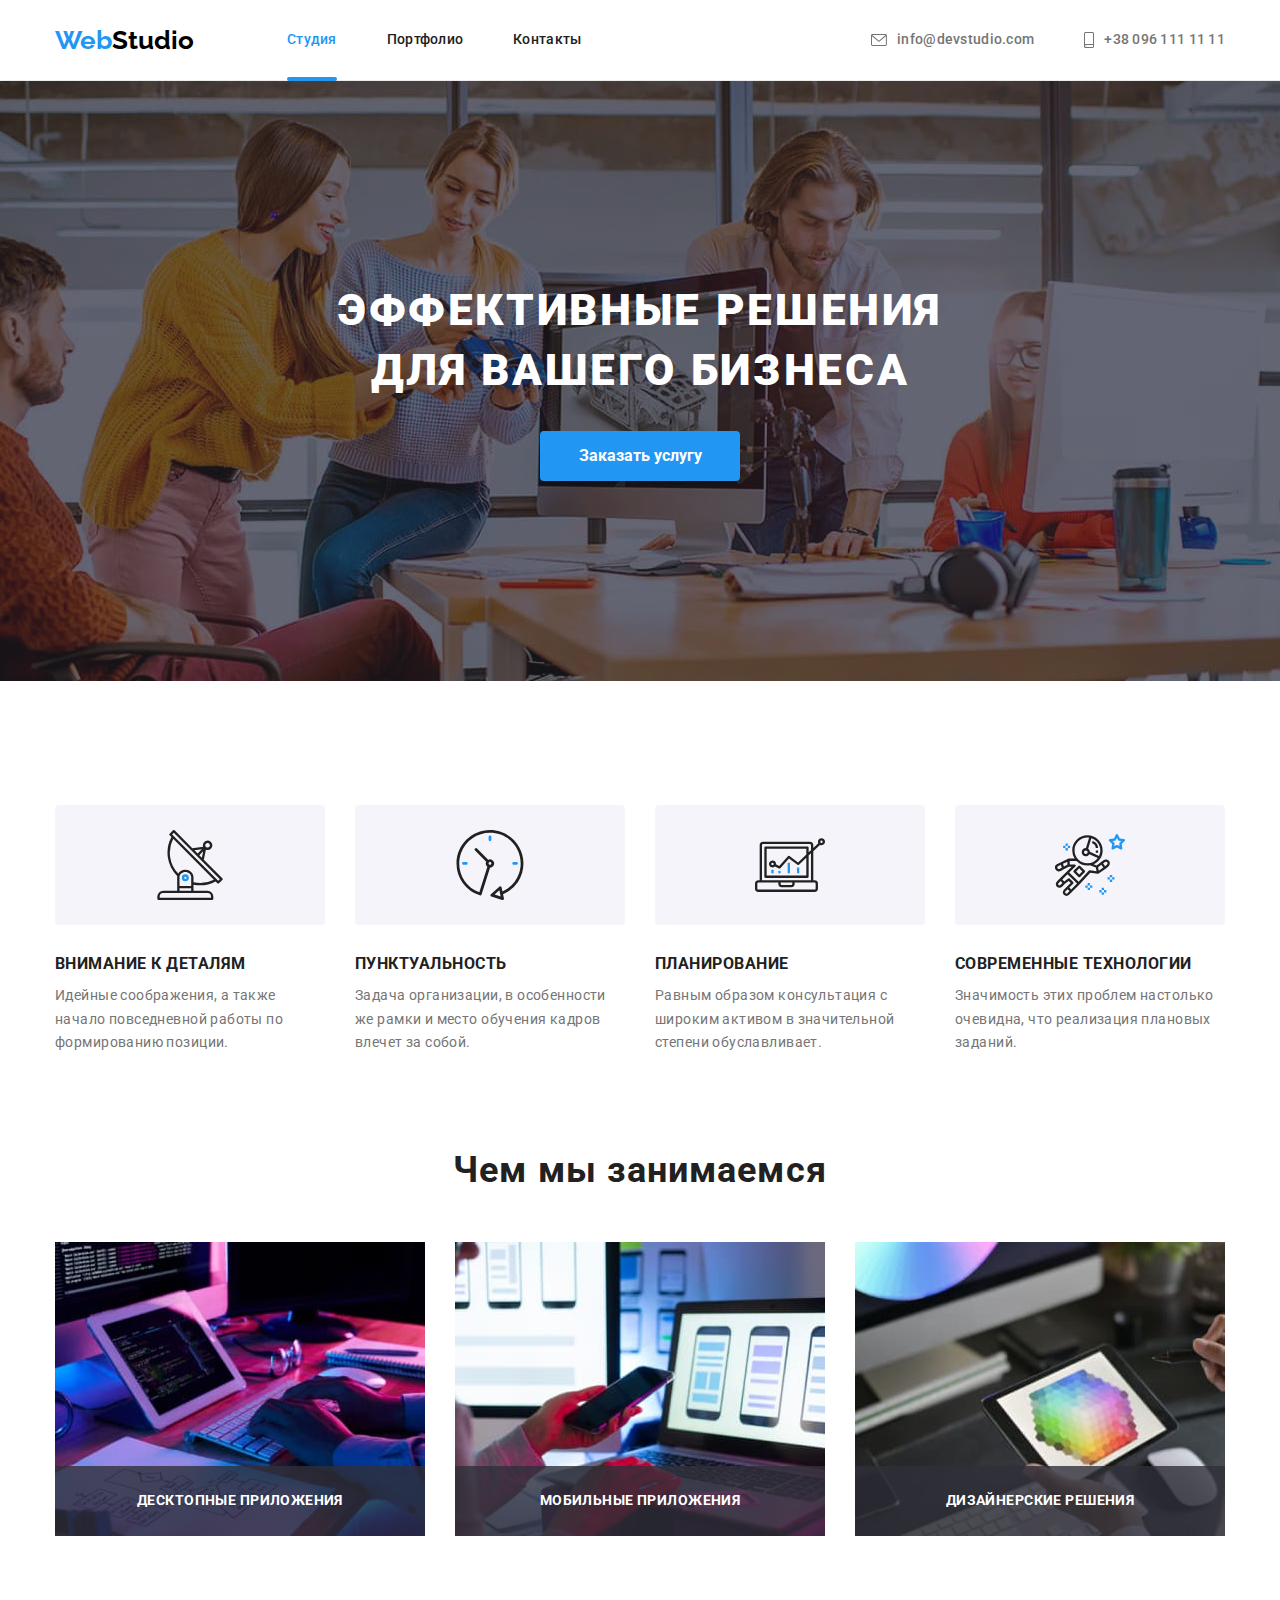
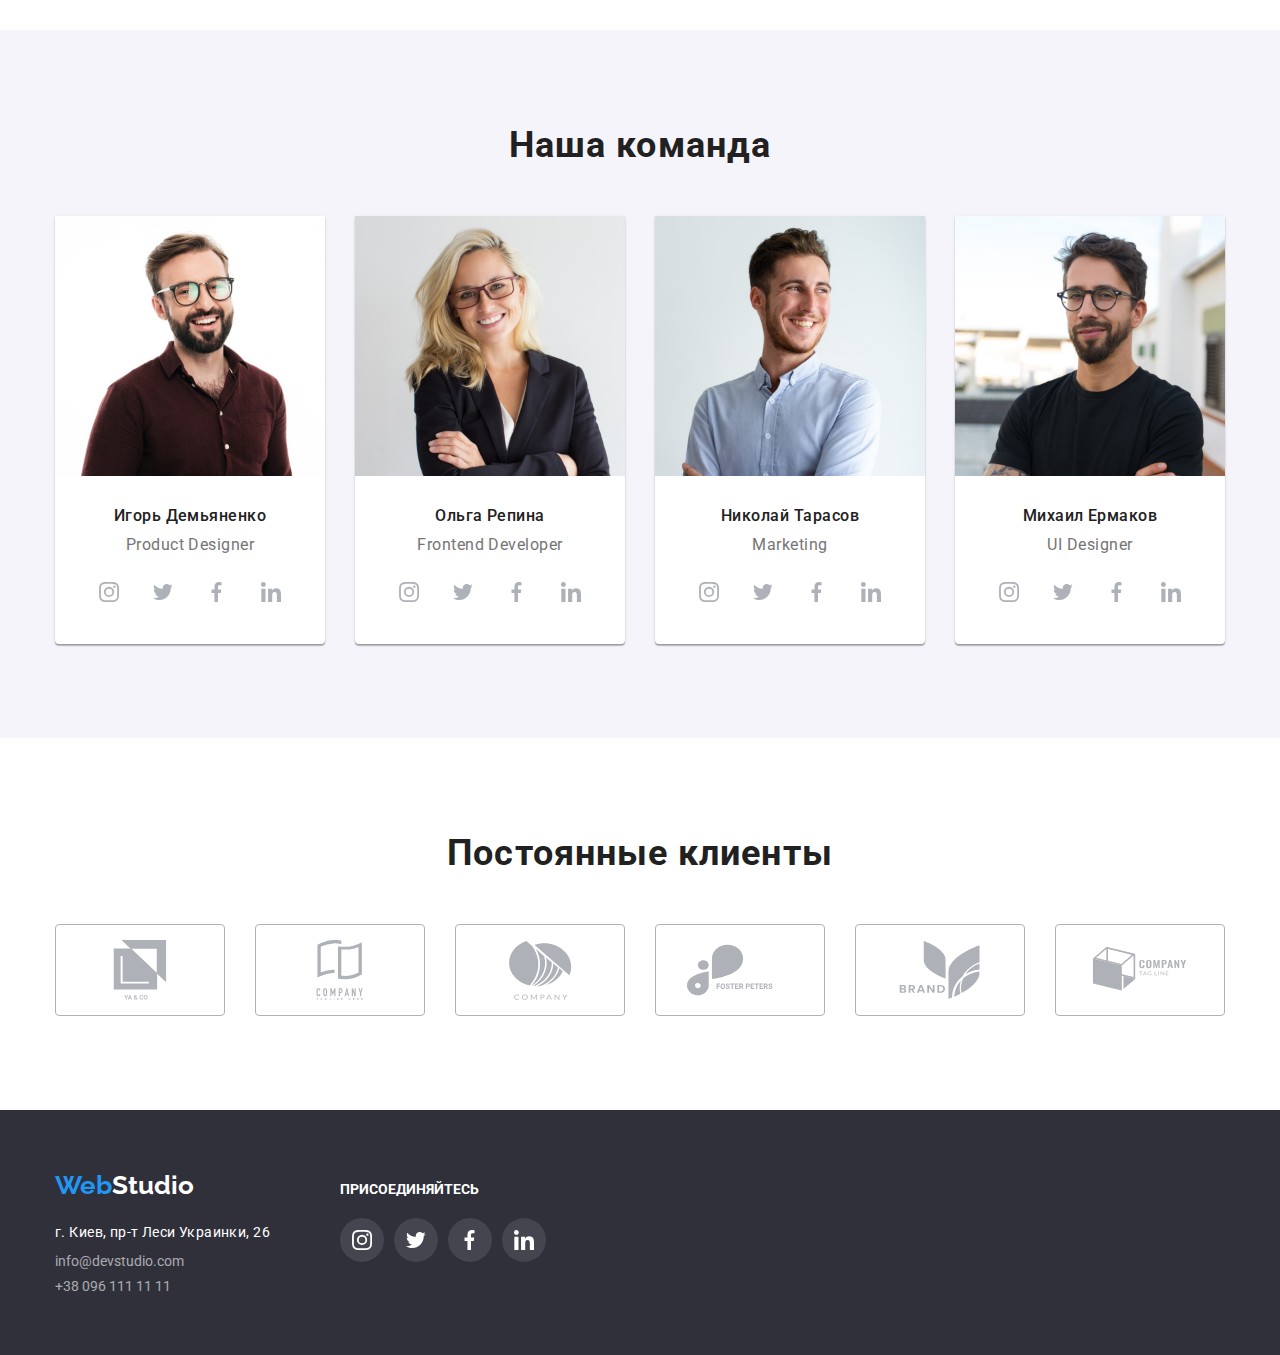
<file: index.html>
<!DOCTYPE html>
<html lang="ru">
  <head>
    <link
      rel="stylesheet"
      href="https://cdn.jsdelivr.net/npm/modern-normalize@1.1.0/modern-normalize.css"
    />
    <link rel="preconnect" href="https://fonts.googleapis.com" />
    <link rel="preconnect" href="https://fonts.gstatic.com" crossorigin />
    <link
      href="https://fonts.googleapis.com/css2?family=Raleway:wght@700&family=Roboto:wght@400;500;700;900&display=swap"
      rel="stylesheet"
    />
    <meta charset="UTF-8" />
    <meta http-equiv="X-UA-Compatible" content="IE=edge" />
    <meta name="viewport" content="width=device-width, initial-scale=1.0" />
    <title>Студия</title>
    <link rel="stylesheet" href="./css/style.css" />
  </head>
  <body>
    <!--Шапка-->
    <header class="header-page">
      <div class="container main-nav">
        <a class="logo" href="./index.html"
          >Web<span class="logo-black">Studio</span></a
        >
        <nav class="nav">
          <ul class="site-nav">
            <li class="item">
              <a class="site-nav-link current" href="./index.html">Студия</a>
            </li>
            <li class="item">
              <a class="site-nav-link" href="./portfolio.html">Портфолио</a>
            </li>
            <li class="item"><a class="site-nav-link" href="">Контакты</a></li>
          </ul>
        </nav>
        <ul class="header-contacts">
          <li class="header-contacts-item">
            <a class="header-contacts-link" href="maito:info@devstudio.com"
              ><svg class="icon-mail" width="16" height="12">
                <use href="./image/icon.svg#icon-mail"></use>
              </svg>
              info@devstudio.com
            </a>
          </li>
          <li class="header-contacts-item">
            <a class="header-contacts-link" href="tel:+380961111111">
              <svg class="icon-smartphone" width="10" height="16">
                <use href="./image/icon.svg#icon-smartphone"></use>
              </svg>
              +38 096 111 11 11
            </a>
          </li>
        </ul>
      </div>
    </header>
    <!--Main-->
    <main>
      <!--Заказ услуг-->
      <div class="backdrop is-hidden" data-modal>
        <div class="modal">
          <button class="close-btn" type="button" data-modal-close>
            <svg width="30" height="30">
              <use href="./image/icon.svg#icon-close"></use>
            </svg>
          </button>
        </div>
      </div>
      <section class="order">
        <div class="container">
          <h1 class="hero-title">Эффективные решения для вашего бизнеса</h1>
          <button class="order-btn" type="button" data-modal-open>
            Заказать услугу
          </button>
        </div>
      </section>
      <!--наше преимущество-->
      <section class="section">
        <div class="container">
          <h2 class="visually-hidden">наше преимущество</h2>
          <ul class="features">
            <li class="features-item">
              <div class="features-icon">
                <svg width="70" height="70">
                  <use href="./image/icon.svg#icon-features1"></use>
                </svg>
              </div>
              <h3 class="features-title">Внимание к деталям</h3>
              <p class="description">
                Идейные соображения, а также начало повседневной работы по
                формированию позиции.
              </p>
            </li>
            <li class="features-item">
              <div class="features-icon">
                <svg width="70" height="70">
                  <use href="./image/icon.svg#icon-features2"></use>
                </svg>
              </div>
              <h3 class="features-title">Пунктуальность</h3>
              <p class="description">
                Задача организации, в особенности же рамки и место обучения
                кадров влечет за собой.
              </p>
            </li>
            <li class="features-item">
              <div class="features-icon">
                <svg width="70" height="70">
                  <use href="./image/icon.svg#icon-features3"></use>
                </svg>
              </div>
              <h3 class="features-title">Планирование</h3>
              <p class="description">
                Равным образом консультация с широким активом в значительной
                степени обуславливает.
              </p>
            </li>
            <li class="features-item">
              <div class="features-icon">
                <svg width="70" height="70">
                  <use href="./image/icon.svg#icon-features4"></use>
                </svg>
              </div>
              <h3 class="features-title">Современные технологии</h3>
              <p class="description">
                Значимость этих проблем настолько очевидна, что реализация
                плановых заданий.
              </p>
            </li>
          </ul>
        </div>
      </section>
      <!--Чем мы занимаемся-->
      <section class="section work-section">
        <div class="container">
          <h2 class="section-title">Чем мы занимаемся</h2>
          <ul class="work">
            <li class="work-item">
              <img
                src="./image/box1.jpg"
                alt="Ноутбук"
                width="370"
                height="294"
              />
              <p class="work-p">Десктопные приложения</p>
            </li>
            <li class="work-item">
              <img
                src="./image/box2.jpg"
                alt="Телефон"
                width="370"
                height="294"
              />
              <p class="work-p">Мобильные приложения</p>
            </li>
            <li class="work-item">
              <img
                src="./image/box3.jpg"
                alt="Планшет"
                width="370"
                height="294"
              />
              <p class="work-p">Дизайнерские решения</p>
            </li>
          </ul>
        </div>
      </section>
      <!--Наша команда-->
      <section class="section section-team">
        <div class="container">
          <h2 class="section-title">Наша команда</h2>
          <ul class="team">
            <li class="team-item">
              <img
                src="./image/igor.jpg"
                alt="Игорь Демьяненко"
                width="270"
                height="260"
              />
              <div class="team-container">
                <h3 class="team-title">Игорь Демьяненко</h3>
                <p class="team-profession">Product Designer</p>
                <ul class="icon-list">
                  <li class="icon-item">
                    <a class="icon-link" href="">
                      <svg class="icon" width="20" height="20">
                        <use href="./image/icon.svg#icon-instagram"></use>
                      </svg>
                    </a>
                  </li>
                  <li class="icon-item">
                    <a class="icon-link" href="">
                      <svg class="icon" width="20" height="20">
                        <use href="./image/icon.svg#icon-twiter"></use>
                      </svg>
                    </a>
                  </li>
                  <li class="icon-item">
                    <a class="icon-link" href="">
                      <svg class="icon" width="20" height="20">
                        <use href="./image/icon.svg#icon-facebook"></use>
                      </svg>
                    </a>
                  </li>
                  <li class="icon-item">
                    <a class="icon-link" href="">
                      <svg class="icon" width="20" height="20">
                        <use href="./image/icon.svg#icon-linkedin"></use>
                      </svg>
                    </a>
                  </li>
                </ul>
              </div>
            </li>
            <li class="team-item">
              <img
                src="./image/olga.jpg"
                alt="Ольга Репина"
                width="270"
                height="260"
              />
              <div class="team-container">
                <h3 class="team-title">Ольга Репина</h3>
                <p class="team-profession">Frontend Developer</p>
                <ul class="icon-list">
                  <li class="icon-item">
                    <a class="icon-link" href="">
                      <svg class="icon" width="20" height="20">
                        <use href="./image/icon.svg#icon-instagram"></use>
                      </svg>
                    </a>
                  </li>
                  <li class="icon-item">
                    <a class="icon-link" href="">
                      <svg class="icon" width="20" height="20">
                        <use href="./image/icon.svg#icon-twiter"></use>
                      </svg>
                    </a>
                  </li>
                  <li class="icon-item">
                    <a class="icon-link" href="">
                      <svg class="icon" width="20" height="20">
                        <use href="./image/icon.svg#icon-facebook"></use>
                      </svg>
                    </a>
                  </li>
                  <li class="icon-item">
                    <a class="icon-link" href="">
                      <svg class="icon" width="20" height="20">
                        <use href="./image/icon.svg#icon-linkedin"></use>
                      </svg>
                    </a>
                  </li>
                </ul>
              </div>
            </li>
            <li class="team-item">
              <img
                src="./image/nikolaj.jpg"
                alt="Николай Тарасов"
                width="270"
                height="260"
              />
              <div class="team-container">
                <h3 class="team-title">Николай Тарасов</h3>
                <p class="team-profession">Marketing</p>
                <ul class="icon-list">
                  <li class="icon-item">
                    <a class="icon-link" href="">
                      <svg class="icon" width="20" height="20">
                        <use href="./image/icon.svg#icon-instagram"></use>
                      </svg>
                    </a>
                  </li>
                  <li class="icon-item">
                    <a class="icon-link" href="">
                      <svg class="icon" width="20" height="20">
                        <use href="./image/icon.svg#icon-twiter"></use>
                      </svg>
                    </a>
                  </li>
                  <li class="icon-item">
                    <a class="icon-link" href="">
                      <svg class="icon" width="20" height="20">
                        <use href="./image/icon.svg#icon-facebook"></use>
                      </svg>
                    </a>
                  </li>
                  <li class="icon-item">
                    <a class="icon-link" href="">
                      <svg class="icon" width="20" height="20">
                        <use href="./image/icon.svg#icon-linkedin"></use>
                      </svg>
                    </a>
                  </li>
                </ul>
              </div>
            </li>
            <li class="team-item">
              <img
                src="./image/misha.jpg"
                alt="Михаил Ермаков"
                width="270"
                height="260"
              />
              <div class="team-container">
                <h3 class="team-title">Михаил Ермаков</h3>
                <p class="team-profession">UI Designer</p>
                <ul class="icon-list">
                  <li class="icon-item">
                    <a class="icon-link" href="">
                      <svg class="icon" width="20" height="20">
                        <use href="./image/icon.svg#icon-instagram"></use>
                      </svg>
                    </a>
                  </li>
                  <li class="icon-item">
                    <a class="icon-link" href="">
                      <svg class="icon" width="20" height="20">
                        <use href="./image/icon.svg#icon-twiter"></use>
                      </svg>
                    </a>
                  </li>
                  <li class="icon-item">
                    <a class="icon-link" href="">
                      <svg class="icon" width="20" height="20">
                        <use href="./image/icon.svg#icon-facebook"></use>
                      </svg>
                    </a>
                  </li>
                  <li class="icon-item">
                    <a class="icon-link" href="">
                      <svg class="icon" width="20" height="20">
                        <use href="./image/icon.svg#icon-linkedin"></use>
                      </svg>
                    </a>
                  </li>
                </ul>
              </div>
            </li>
          </ul>
        </div>
      </section>
      <!-- Постоянные клиенты -->
      <section class="section">
        <div class="container">
          <h2 class="section-title">Постоянные клиенты</h2>
          <ul class="klient-list">
            <li class="klient-item">
              <a class="klient-link" href=""
                ><svg width="106" height="60">
                  <use href="./image/icon.svg#icon-client1"></use>
                </svg>
              </a>
            </li>
            <li class="klient-item">
              <a class="klient-link" href=""
                ><svg width="106" height="60">
                  <use href="./image/icon.svg#icon-client2"></use>
                </svg>
              </a>
            </li>
            <li class="klient-item">
              <a class="klient-link" href=""
                ><svg width="106" height="60">
                  <use href="./image/icon.svg#icon-client3"></use>
                </svg>
              </a>
            </li>
            <li class="klient-item">
              <a class="klient-link" href=""
                ><svg width="106" height="60">
                  <use href="./image/icon.svg#icon-client4"></use>
                </svg>
              </a>
            </li>
            <li class="klient-item">
              <a class="klient-link" href=""
                ><svg width="106" height="60">
                  <use href="./image/icon.svg#icon-client5"></use>
                </svg>
              </a>
            </li>
            <li class="klient-item">
              <a class="klient-link" href=""
                ><svg width="106" height="60">
                  <use href="./image/icon.svg#icon-client6"></use>
                </svg>
              </a>
            </li>
          </ul>
        </div>
      </section>
    </main>
    <!--Футер-->
    <footer class="footer">
      <div class="container footer-block">
        <div class="footer-address">
          <a class="logo" href="./index.html"
            >Web<span class="logo-white">Studio</span></a
          >
          <address class="address">
            <ul class="address-list">
              <li class="address-item">
                <a class="address-a" href="">г. Киев, пр-т Леси Украинки, 26</a>
              </li>
              <li class="address-item">
                <a class="contacts-a" href="maito:info@devstudio.com"
                  >info@devstudio.com</a
                >
              </li>
              <li class="address-item">
                <a class="contacts-a" href="tel:+380961111111"
                  >+38 096 111 11 11</a
                >
              </li>
            </ul>
          </address>
        </div>
        <div class="footer-social">
          <strong class="strong">ПРИСОЕДИНЯЙТЕСЬ</strong>
          <ul class="footer-list">
            <li class="footer-item">
              <a class="footer-soc-link" href="">
                <svg width="20" height="20">
                  <use href="./image/icon.svg#icon-instagram"></use>
                </svg>
              </a>
            </li>
            <li class="footer-item">
              <a class="footer-soc-link" href="">
                <svg width="20" height="20">
                  <use href="./image/icon.svg#icon-twiter"></use>
                </svg>
              </a>
            </li>
            <li class="footer-item">
              <a class="footer-soc-link" href="">
                <svg width="20" height="20">
                  <use href="./image/icon.svg#icon-facebook"></use>
                </svg>
              </a>
            </li>
            <li class="footer-item">
              <a class="footer-soc-link" href="">
                <svg width="20" height="20">
                  <use href="./image/icon.svg#icon-linkedin"></use>
                </svg>
              </a>
            </li>
          </ul>
        </div>
      </div>
    </footer>
    <script src="./js/modal.js"></script>
  </body>
</html>
</file>
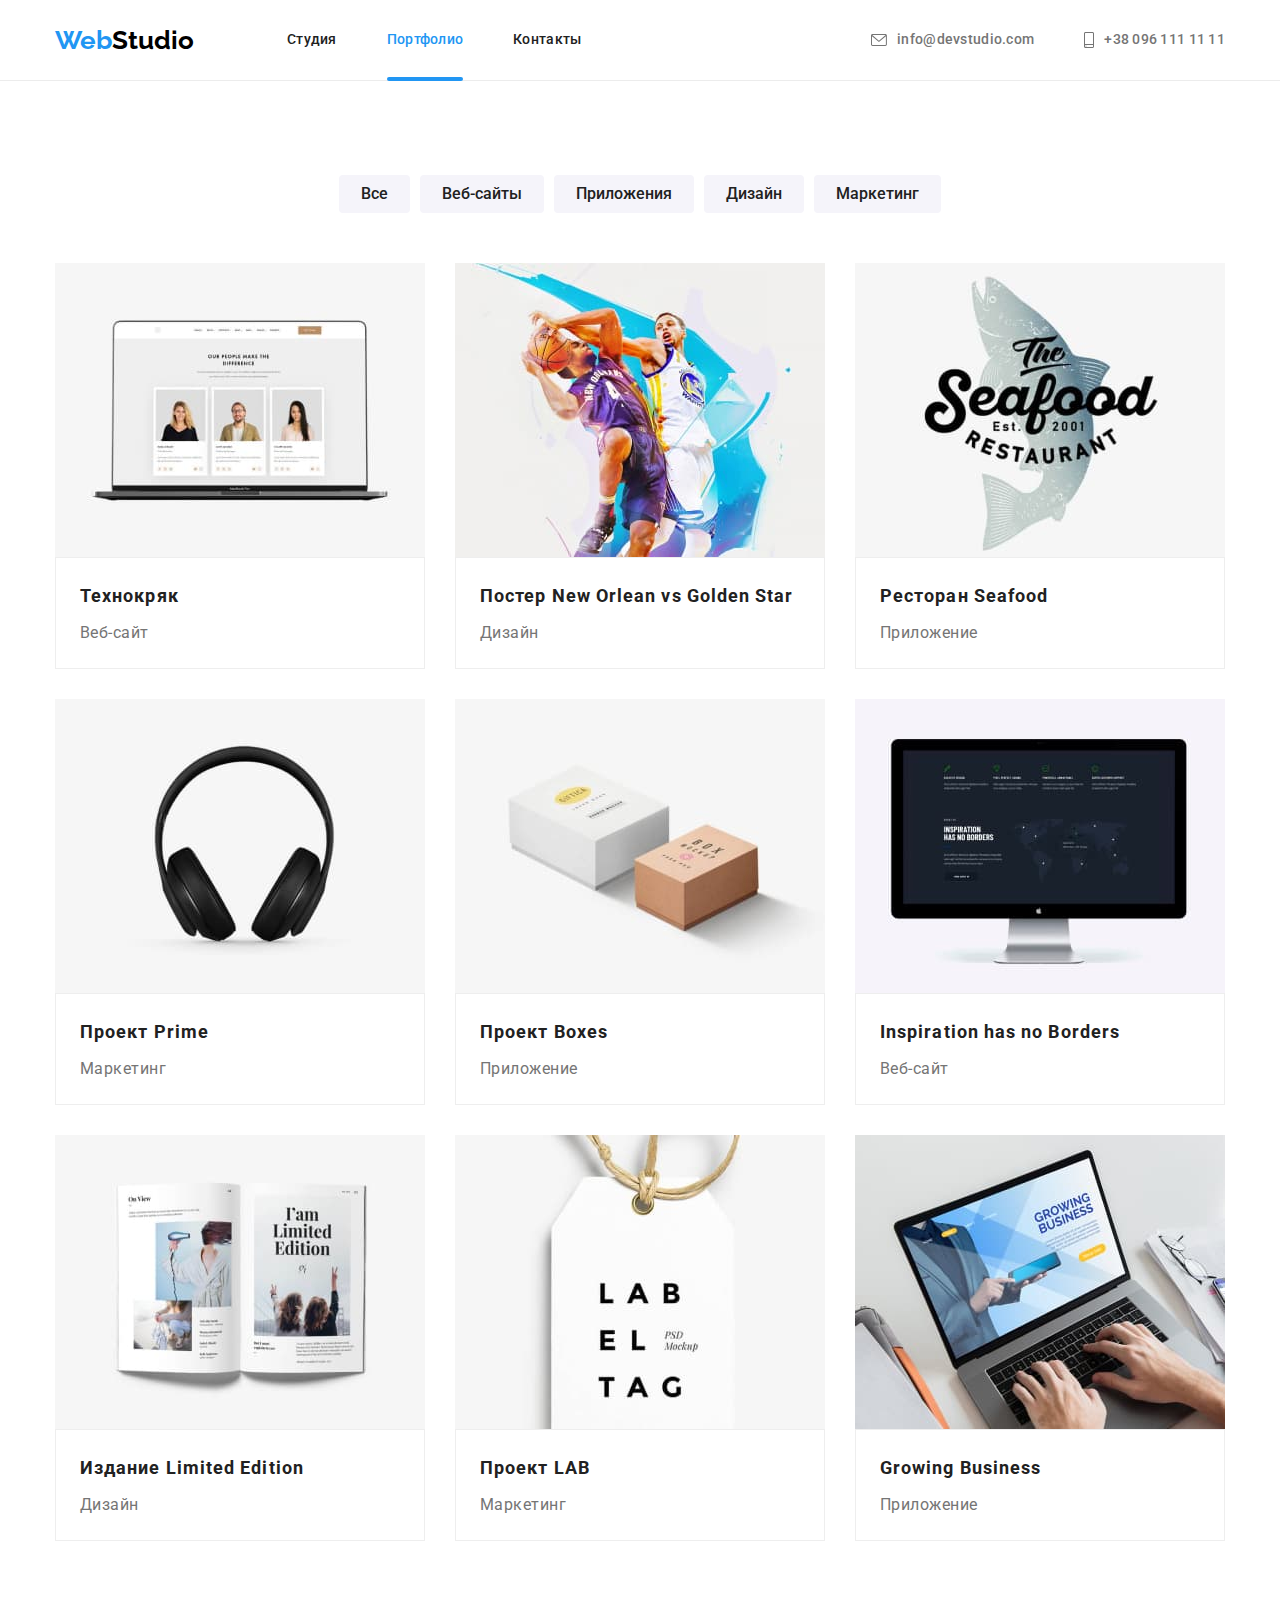
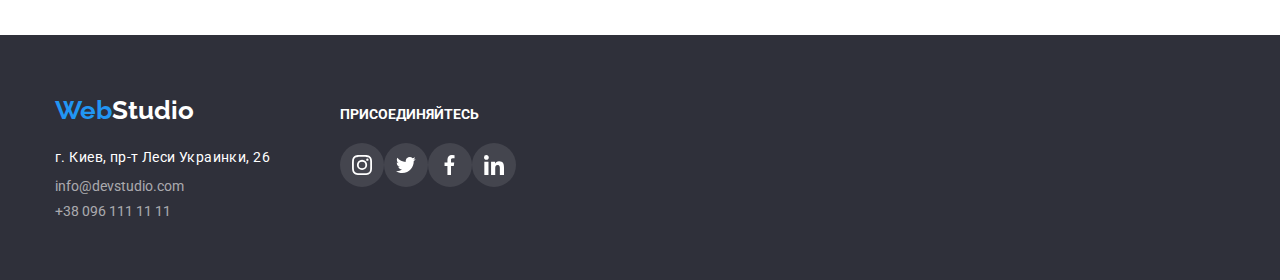
<file: portfolio.html>
<!DOCTYPE html>
<html lang="ru">
  <head>
    <link
      rel="stylesheet"
      href="https://cdn.jsdelivr.net/npm/modern-normalize@1.1.0/modern-normalize.css"
    />
    <link
      rel="stylesheet"
      href="https://cdn.jsdelivr.net/npm/modern-normalize@1.1.0/modern-normalize.css"
    />
    <link rel="preconnect" href="https://fonts.googleapis.com" />
    <link rel="preconnect" href="https://fonts.gstatic.com" crossorigin />
    <link
      href="https://fonts.googleapis.com/css2?family=Raleway:wght@700&family=Roboto:wght@400;500;700;900&display=swap"
      rel="stylesheet"
    />
    <meta charset="UTF-8" />
    <meta http-equiv="X-UA-Compatible" content="IE=edge" />
    <meta name="viewport" content="width=device-width, initial-scale=1.0" />
    <title>Портфолио</title>
    <link rel="stylesheet" href="./css/style.css" />
  </head>
  <body>
    <!--Шапка-->
    <header class="header-page">
      <div class="container main-nav">
        <a class="logo" href="./index.html"
          >Web<span class="logo-black">Studio</span></a
        >
        <nav class="nav">
          <ul class="site-nav">
            <li class="item">
              <a class="site-nav-link" href="./index.html">Студия</a>
            </li>
            <li class="item">
              <a class="site-nav-link current" href="./portfolio.html"
                >Портфолио</a
              >
            </li>
            <li class="item"><a class="site-nav-link" href="">Контакты</a></li>
          </ul>
        </nav>
        <ul class="header-contacts">
          <li class="header-contacts-item">
            <a class="header-contacts-link" href="maito:info@devstudio.com"
              ><svg class="icon-mail" width="16" height="12">
                <use href="./image/icon.svg#icon-mail"></use>
              </svg>
              info@devstudio.com
            </a>
          </li>
          <li class="header-contacts-item">
            <a class="header-contacts-link" href="tel:+380961111111">
              <svg class="icon-smartphone" width="10" height="16">
                <use href="./image/icon.svg#icon-smartphone"></use>
              </svg>
              +38 096 111 11 11
            </a>
          </li>
        </ul>
      </div>
    </header>
    <!--Main-->
    <main>
      <!--Навигация-->
      <section class="section">
        <div class="container">
          <!-- Список Кнопок -->
          <h1 class="visually-hidden">Портфоліо</h1>
          <ul class="navigation">
            <li class="navigation-space">
              <button class="navigation-btn" type="button">Все</button>
            </li>
            <li class="navigation-space">
              <button class="navigation-btn" type="button">Веб-сайты</button>
            </li>
            <li class="navigation-space">
              <button class="navigation-btn" type="button">Приложения</button>
            </li>
            <li class="navigation-space">
              <button class="navigation-btn" type="button">Дизайн</button>
            </li>
            <li class="navigation-space">
              <button class="navigation-btn" type="button">Маркетинг</button>
            </li>
          </ul>
          <!-- Карточки -->
          <ul class="services">
            <!-- 1 -->
            <li class="services-item">
              <a class="services-link" href="">
                <div class="services-overlay">
                  <img
                    src="./image/portfolio/techno.jpg"
                    alt="Технокряк"
                    width="370"
                  />
                  <div class="overlay-text">
                    <p class="overlay-p">
                      Технокряк это современная площадка распространения
                      коронавируса. Компании используют эту платформу для
                      цифрового шпионажа и атак на защищённые сервера
                      конкурентов.
                    </p>
                  </div>
                </div>
                <div class="services-content">
                  <h2 class="title-portfolio">Технокряк</h2>
                  <p class="portfolio-services">Веб-сайт</p>
                </div>
              </a>
            </li>
            <!-- 2 -->
            <li class="services-item">
              <a class="services-link" href="">
                <div class="services-overlay">
                  <img
                  src="./image/portfolio/Poster.jpg"
                  alt="Постер"
                  width="370"/>
                <div class="overlay-text">
                  <p class="overlay-p">
                    Технокряк это современная площадка распространения
                    коронавируса. Компании используют эту платформу для
                    цифрового шпионажа и атак на защищённые сервера
                    конкурентов.
                  </p>
                </div>
              </div>
                <div class="services-content">
                  <h3 class="title-portfolio">
                    Постер New Orlean vs Golden Star
                  </h3>
                  <p class="portfolio-services">Дизайн</p>
                </div>
              </a>
            </li>
            <!-- 3 -->
            <li class="services-item">
              <a class="services-link" href="">
                <div class="services-overlay">
                  <img
                  src="./image/portfolio/seafood.jpg"
                  alt="Ресторан"
                  width="370"/>
                <div class="overlay-text">
                  <p class="overlay-p">
                    Технокряк это современная площадка распространения
                    коронавируса. Компании используют эту платформу для
                    цифрового шпионажа и атак на защищённые сервера
                    конкурентов.
                  </p>
                </div>
              </div>
                <div class="services-content">
                  <h2 class="title-portfolio">Ресторан Seafood</h2>
                  <p class="portfolio-services">Приложение</p>
                </div>                
              </a>
            </li>
            <!-- 4 -->
            <li class="services-item">
              <a class="services-link" href="">
                <div class="services-overlay">
                <img
                  src="./image/portfolio/prime.jpg"
                  alt="Наушники"
                  width="370"
                />
                <div class="overlay-text">
                  <p class="overlay-p">
                    Технокряк это современная площадка распространения
                    коронавируса. Компании используют эту платформу для
                    цифрового шпионажа и атак на защищённые сервера
                    конкурентов.
                  </p>
                </div>
              </div>
                <div class="services-content">
                  <h2 class="title-portfolio">Проект Prime</h2>
                  <p class="portfolio-services">Маркетинг</p>
                </div>                
              </a>
            </li>
            <!-- 5 -->
            <li class="services-item">
              <a class="services-link" href="">
                <div class="services-overlay">
                <img
                  src="./image/portfolio/boxes.jpg"
                  alt="Коробка"
                  width="370"
                />
                <div class="overlay-text">
                  <p class="overlay-p">
                    Технокряк это современная площадка распространения
                    коронавируса. Компании используют эту платформу для
                    цифрового шпионажа и атак на защищённые сервера
                    конкурентов.
                  </p>
                </div>
              </div>
                <div class="services-content">
                  <h2 class="title-portfolio">Проект Boxes</h2>
                  <p class="portfolio-services">Приложение</p>
                </div>
                
              </a>
            </li>
            <!-- 6 -->
            <li class="services-item">
              <a class="services-link" href="">
                <div class="services-overlay">
                <img
                  src="./image/portfolio/inspiration.jpg"
                  alt="Компютер"
                  width="370"
                />
                <div class="overlay-text">
                  <p class="overlay-p">
                    Технокряк это современная площадка распространения
                    коронавируса. Компании используют эту платформу для
                    цифрового шпионажа и атак на защищённые сервера
                    конкурентов.
                  </p>
                </div>
              </div>
                <div class="services-content">
                  <h2 class="title-portfolio">Inspiration has no Borders</h2>
                  <p class="portfolio-services">Веб-сайт</p>
                </div>
                
              </a>
            </li>
            <!-- 7 -->
            <li class="services-item">
              <a class="services-link" href="">
                <div class="services-overlay">
                <img
                  src="./image/portfolio/limited-edition.jpg"
                  alt="Книга"
                  width="370"
                />
                <div class="overlay-text">
                  <p class="overlay-p">
                    Технокряк это современная площадка распространения
                    коронавируса. Компании используют эту платформу для
                    цифрового шпионажа и атак на защищённые сервера
                    конкурентов.
                  </p>
                </div>
              </div>
                <div class="services-content">
                  <h2 class="title-portfolio">Издание Limited Edition</h2>
                  <p class="portfolio-services">Дизайн</p>
                </div>                
              </a>
            </li>
            <!-- 8 -->
            <li class="services-item">
              <a class="services-link" href="">
                <div class="services-overlay">
                <img src="./image/portfolio/Lab.jpg" alt="Lab" width="370" />
                <div class="overlay-text">
                  <p class="overlay-p">
                    Технокряк это современная площадка распространения
                    коронавируса. Компании используют эту платформу для
                    цифрового шпионажа и атак на защищённые сервера
                    конкурентов.
                  </p>
                </div>
              </div>
                <div class="services-content">
                  <h2 class="title-portfolio">Проект LAB</h2>
                  <p class="portfolio-services">Маркетинг</p>
                </div>            
              </a>
            </li>
            <!-- 9 -->
            <li class="services-item">
              <a class="services-link" href="">
                <div class="services-overlay">
                <img
                  src="./image/portfolio/growing-business.jpg"
                  alt="ноутбук"
                  width="370"
                />
                <div class="overlay-text">
                  <p class="overlay-p">
                    Технокряк это современная площадка распространения
                    коронавируса. Компании используют эту платформу для
                    цифрового шпионажа и атак на защищённые сервера
                    конкурентов.
                  </p>
                </div></div>
                <div class="services-content">
                  <h2 class="title-portfolio">Growing Business</h2>
                  <p class="portfolio-services">Приложение</p>
                </div>                
              </a>
            </li>
          </ul>
        </div>
      </section>
    </main>
    <!--Футер-->
    <footer class="footer">
      <div class="container footer-block">
        <div class="footer-address">
          <a class="logo" href="./index.html"
            >Web<span class="logo-white">Studio</span></a
          >
          <address class="address">
            <ul class="address-list">
              <li class="address-item">
                <a class="address-a" href="">г. Киев, пр-т Леси Украинки, 26</a>
              </li>
              <li class="address-item">
                <a class="contacts-a" href="maito:info@devstudio.com"
                  >info@devstudio.com</a
                >
              </li>
              <li class="address-item">
                <a class="contacts-a" href="tel:+380961111111"
                  >+38 096 111 11 11</a
                >
              </li>
            </ul>
          </address>
        </div>
        <div class="footer-social">
          <strong class="strong">ПРИСОЕДИНЯЙТЕСЬ</strong>
          <ul class="footer-list">
            <li>
              <a class="footer-soc-link" href="">
                <svg width="20" height="20">
                  <use href="./image/icon.svg#icon-instagram"></use>
                </svg>
              </a>
            </li>
            <li>
              <a class="footer-soc-link" href="">
                <svg width="20" height="20">
                  <use href="./image/icon.svg#icon-twiter"></use>
                </svg>
              </a>
            </li>
            <li>
              <a class="footer-soc-link" href="">
                <svg width="20" height="20">
                  <use href="./image/icon.svg#icon-facebook"></use>
                </svg>
              </a>
            </li>
            <li>
              <a class="footer-soc-link" href="">
                <svg width="20" height="20">
                  <use href="./image/icon.svg#icon-linkedin"></use>
                </svg>
              </a>
            </li>
          </ul>
        </div>
      </div>
    </footer>
  </body>
</html>
</file>
<file: css/style.css>
:root {
  --primary-text-color: #757575;
  --title-text-color: #212121;
  --accent-color: #2196f3;
  --primary-white-color: #ffffff;
  --background-color-secondary: #2f303a;
  --bachgroun-button-portfolio: #f5f4fa;
  --section-services-gap: 30px;
  --icon-background: #afb1b8;
}
body {
  font-family: Roboto, sans-serif;
  font-size: 14px;
  line-height: 1.14;

  color: var(--primary-text-color);
  background-color: var(--primary-white-color);
}
h1,
h2,
h3,
h4,
ul,
li,
p {
  margin-top: 0px;
  margin-bottom: 0px;
}
img {
  display: block;
  max-width: 100%;
  height: auto;
}
a {
  text-decoration: none;
}
ul {
  list-style: none;
  padding: 0px;
  margin: 0px;
}

.container {
  width: 1200px;
  margin: 0px auto;
  padding: 0px 15px;
}
.section {
  padding-top: 94px;
  padding-bottom: 94px;
}
.header-page {
  border-bottom-width: 1px;
  border-bottom-style: solid;
  border-bottom-color: #ececec;
}
.main-nav {
  display: flex;
  align-items: center;
  justify-content: flex-start;
}

.logo {
  color: var(--accent-color);
  font-family: Raleway, sans-serif;
  font-weight: 700;
  font-size: 26px;
  line-height: 1.19;
}
.logo-black {
  color: #000000;
}
.logo-white {
  color: var(--primary-white-color);
}

/* ---------site nav--------- */
.nav {
  margin-left: 93px;
}
.site-nav {
  display: flex;
}
.site-nav .item:not(:last-child) {
  margin-right: 50px;
}

.site-nav-link {
  position: relative;
  display: block;
  padding-top: 32px;
  padding-bottom: 32px;
  color: var(--title-text-color);
  font-weight: 500;
  letter-spacing: 0.02em;
  transition: color 250ms cubic-bezier(0.4, 0, 0.2, 1);
}
.site-nav-link:hover,
.site-nav-link:focus {
  color: var(--accent-color);
}

.site-nav-link.current {
  color: var(--accent-color);
}
.site-nav-link.current:after {
  position: absolute;
  left: 0;
  bottom: -1px;
  content: "";
  width: 100%;
  height: 4px;
  border-radius: 4px;
  background-color: var(--accent-color);
}
/* -----------ICON------------ */
.icon-mail,
.icon-smartphone {
  fill: currentColor;
  margin-right: 10px;
}
.icon-list {
  display: flex;
  justify-content: center;
  margin-top: 16px;
}
.icon-item:not(:last-child) {
  margin-right: 10px;
}
.icon-link {
  display: flex;
  justify-content: center;
  align-items: center;
  border-radius: 22px;
  height: 44px;
  width: 44px;
  background-color: var(--primary-white-color);
  fill: var(--icon-background);
  transition: background-color 250ms cubic-bezier(0.4, 0, 0.2, 1),
  fill 250ms cubic-bezier(0.4, 0, 0.2, 1) ;
 
}

.icon-link:hover,
.icon-link:focus {
  fill: var(--primary-white-color);
  background-color: var(--accent-color);
}

/* Header contacts */
.header-contacts {
  display: flex;
  align-items: center;
  margin-left: auto;
}

.header-contacts-item:not(:first-child) {
  margin-left: 50px;
}
.header-contacts-link {
  display: flex;
  align-items: center;
  color: var(--primary-text-color);
  font-weight: 500;
  letter-spacing: 0.02em;
  transition: color 250ms cubic-bezier(0.4, 0, 0.2, 1);
}
.header-contacts-link:hover,
.header-contacts-link:focus {
  color: var(--accent-color);
}

/* Заказ услуг */
.backdrop.is-hidden {
  opacity: 0;
  pointer-events: none;
}
.backdrop {
  position: fixed;
  top: 0;
  left: 0;
  width: 100%;
  height: 100%;
  z-index: 1;
  opacity: 1;
  transition: opacity 250ms cubic-bezier(0.4, 0, 0.2, 1);
  background-color: rgba(0, 0, 0, 0.2);
}
.modal {
  min-width: 528px;
  min-height: 581px;
  background-color: var(--primary-white-color);
  position: absolute;
  top: 50%;
  left: 50%;
  transform: translate(-50%, -50%);
  transition: transform 250ms cubic-bezier(0.4, 0, 0.2, 1);
}

.close-btn {
  position: absolute;
  top: 8px;
  right: 8px;
  border: none;
  border-radius: 50%;
  background-color: var(--primary-white-color);
  cursor: pointer;
  padding: 0;
}

.order {
  max-width: 1600px;
  height: 600px;
  margin-left: auto;
  margin-right: auto;
  background-image: linear-gradient(
      to right,
      rgba(47, 48, 58, 0.4),
      rgba(47, 48, 58, 0.4)
    ),
    url(../image/hero.jpg);

  background-size: cover;
  background-repeat: no-repeat;
  background-position: center;

  text-align: center;
  padding-top: 200px;
  padding-bottom: 200px;
}

.hero-title {
  margin-left: auto;
  margin-right: auto;
  width: 696px;
  font-weight: 900;
  font-size: 44px;
  line-height: 1.36;
  letter-spacing: 0.06em;
  text-transform: uppercase;
  color: var(--primary-white-color);
}

.order-btn {
  background: var(--accent-color);
  width: 200px;
  height: 50px;
  box-shadow: 0px 4px 4px rgba(0, 0, 0, 0.15);
  border-radius: 4px;
  border: none;
  cursor: pointer;
  color: var(--primary-white-color);
  font-weight: 700;
  font-size: 16px;
  line-height: 30px;
  margin-top: 30px;
}

/*------------ наше преимущество------ */
.visually-hidden {
  position: absolute;
  width: 1px;
  height: 1px;
  margin: -1px;
  padding: 0;
  overflow: hidden;
  border: 0;
  clip: rect(0 0 0 0);
}
.section-title {
  color: var(--title-text-color);
  font-weight: 700;
  font-size: 36px;
  line-height: 1.17;
  text-align: center;
  letter-spacing: 0.03em;
  margin-bottom: 50px;
}

.features-icon {
  display: flex;
  justify-content: center;
  align-items: center;
  border-radius: 4px;
  background-color: var(--bachgroun-button-portfolio);
  width: 270px;
  height: 120px;
  margin-bottom: 30px;
}

.features {
  display: flex;
  margin-top: var(--section-services-gap);
}
.features-item {
  flex-basis: calc(100% / 4);
}

.features-item:not(:last-child) {
  margin-right: var(--section-services-gap);
}
.features-title {
  color: var(--title-text-color);
  font-weight: 700;
  letter-spacing: 0.03em;
  text-transform: uppercase;
}
.description {
  line-height: 1.71;
  letter-spacing: 0.03em;
  margin-top: 10px;
}
/* Чем мы занимаемся */
.work-section {
  padding-top: 0px;
}
.work {
  display: flex;
}

.work-item:not(:last-child) {
  margin-right: 30px;
}

.work-item {
  position: relative;
}
.work-p {
  position: absolute;
  bottom: 0;
  display: flex;
  justify-content: center;
  align-items: center;
  width: 100%;
  height: 70px;
  background: rgba(47, 48, 58, 0.8);
  color: var(--primary-white-color);
  font-weight: 700;
  text-align: center;
  letter-spacing: 0.03em;
  text-transform: uppercase;
}

/* Наша команда */
.section-team {
  padding: 94px 0px;
  background: var(--bachgroun-button-portfolio);
}
.team {
  display: flex;
}
.team-item:not(:last-child) {
  margin-right: 30px;
}

.team-item {
  background: var(--primary-white-color);
  box-shadow: 0px 1px 3px rgba(0, 0, 0, 0.12), 0px 1px 1px rgba(0, 0, 0, 0.14),
    0px 2px 1px rgba(0, 0, 0, 0.2);
  border-radius: 0px 0px 4px 4px;
}

.team-container {
  padding-top: 30px;
  padding-bottom: 30px;
}
.team-title {
  color: var(--title-text-color);
  font-weight: 500;
  font-size: 16px;
  line-height: 1.19;
  text-align: center;
  letter-spacing: 0.03em;
}
.team-profession {
  font-size: 16px;
  line-height: 1.19;
  text-align: center;
  letter-spacing: 0.03em;

  margin-top: 10px;
}
/*--------Постоянные клиенты--------  */
.klient-list {
  display: flex;
  justify-content: center;
}
.klient-item:not(:last-child) {
  margin-right: 30px;
}
.klient-link {
  display: flex;
  justify-content: center;
  align-items: center;
  width: 170px;
  height: 92px;
  border: 1px solid var(--icon-background);
  border-radius: 4px;
  color: var(--icon-background);
  fill: currentColor;
  transition: fill 250ms cubic-bezier(0.4, 0, 0.2, 1), border-color 250ms cubic-bezier(0.4, 0, 0.2, 1);
}
.klient-link:focus,
.klient-link:hover {
  fill: var(--accent-color);
  border-color: var(--accent-color);
}
/* ----------------Футер---------- */
.footer {
  padding-top: 60px;
  padding-bottom: 60px;
  background-color: var(--background-color-secondary);
}
.footer-block {
  display: flex;
  align-items: baseline;
}
.footer-address {
  margin-right: 70px;
}
.strong {
  color: var(--primary-white-color);
}
.footer-list {
  display: flex;
  margin-top: 20px;
}
.footer-item:not(:last-child) {
  margin-right: 10px;
}

.footer-soc-link {
  display: flex;
  justify-content: center;
  align-items: center;
  border-radius: 22px;
  height: 44px;
  width: 44px;
  fill: var(--primary-white-color);
  background-color: rgba(255, 255, 255, 0.1);
  transition: background-color 250ms cubic-bezier(0.4, 0, 0.2, 1);
  
}

.footer-soc-link:hover,
.footer-soc-link:focus {
  background-color: var(--accent-color);
}

.address {
  margin-top: 20px;
  font-style: inherit;
}
.address-list {
}
.address-item:not(:first-child) {
  margin-top: 9px;
}
.address-a {
  line-height: 1.71;
  letter-spacing: 0.03em;
  color: var(--primary-white-color);
}
.contacts-a {
  color: rgba(255, 255, 255, 0.6);
  font-style: normal;
}

/* Portfolio */
/* -------Список кнопок------- */

.navigation {
  display: flex;
  justify-content: center;
  margin-bottom: 50px;
}

.navigation-btn {
  padding: 6px 22px;
  font-weight: 500;
  font-size: 16px;
  line-height: 1.62;
  color: var(--title-text-color);
  background: var(--bachgroun-button-portfolio);
  border: none;
  border-radius: 4px;
  text-align: center;
  cursor: pointer;
  transition: background-color 250ms cubic-bezier(0.4, 0, 0.2, 1),
  color 250ms cubic-bezier(0.4, 0, 0.2, 1),
  box-shadow 250ms cubic-bezier(0.4, 0, 0.2, 1);
}

.navigation-btn:focus,
.navigation-btn:hover {
  background-color: var(--accent-color);
  color: var(--primary-white-color);
  box-shadow: 0px 3px 1px rgba(0, 0, 0, 0.1), 0px 1px 2px rgba(0, 0, 0, 0.08),
    0px 2px 2px rgba(0, 0, 0, 0.12);
}
.navigation-space:not(:last-child) {
  margin-right: 10px;
}

/* -------Карточки------ */

.services {
  display: flex;
  flex-wrap: wrap;
  margin-left: calc(-1 * var(--section-services-gap));
  margin-top: calc(-1 * var(--section-services-gap));
}

.services-item {
  flex-basis: calc(100% / 3 - var(--section-services-gap));
  margin-left: var(--section-services-gap);
  margin-top: var(--section-services-gap);
}
.services-link {
  transition: box-shadow 250ms cubic-bezier(0.4, 0, 0.2, 1),
  
  
}
.services-link:hover,
.services-link:focus {
  transform: translateY(0);
  display: block;
  box-sizing: border-box;
  box-shadow: 0px 1px 1px rgb(0 0 0 / 12%), 0px 4px 4px rgb(0 0 0 / 6%),
    1px 4px 6px rgb(0 0 0 / 16%);
}

.services-overlay {
  position: relative;
  overflow: hidden;
}

.overlay-text {
  position: absolute;
  top: 0;
  left: 0;
  transform: translateY(100%);
  transition: transform 250ms cubic-bezier(0.4, 0, 0.2, 1);

  display: flex;
  align-items: center;
  height: 100%;
  width: 100%;
  background-color: var(--accent-color);
  color: var(--primary-white-color);
  font-weight: 400;
  font-size: 18px;
  line-height: 1.555;
  letter-spacing: 0.03em;
  transition: transform 250ms cubic-bezier(0.4, 0, 0.2, 1);
}

.services-link:hover .overlay-text,
.services-link:focus .overlay-text {
  transform: translateY(0);
}
.overlay-p {
  text-align: left;
  padding-right: 24px;
  padding-left: 24px;
}

.services-content {
  padding: 20px 24px;
  border: 1px solid #eeeeee;
}

.title-portfolio {
  font-weight: 700;
  font-size: 18px;
  line-height: 2;
  letter-spacing: 0.06em;
  color: var(--title-text-color);
}

.portfolio-services {
  font-size: 16px;
  line-height: 1.88;
  letter-spacing: 0.03em;
  margin-top: 4px;
  color: var(--primary-text-color);
}
</file>
